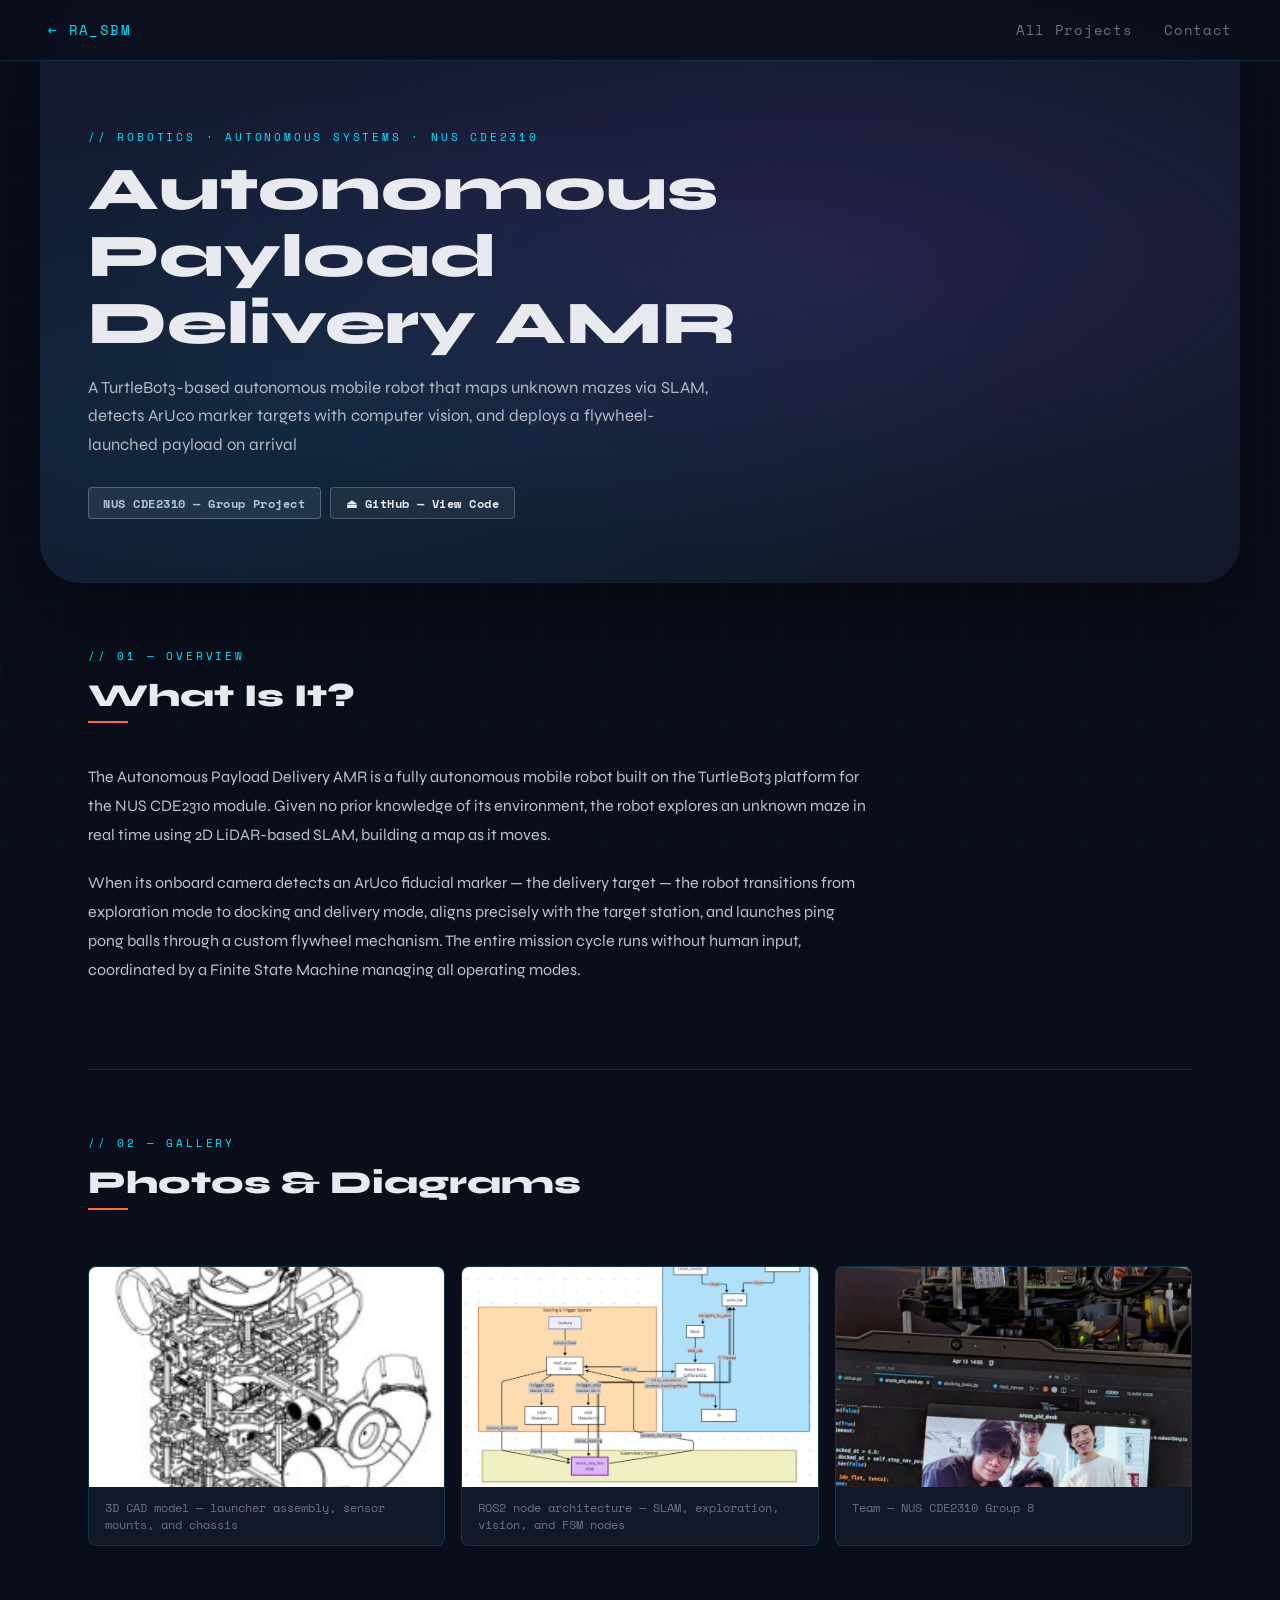
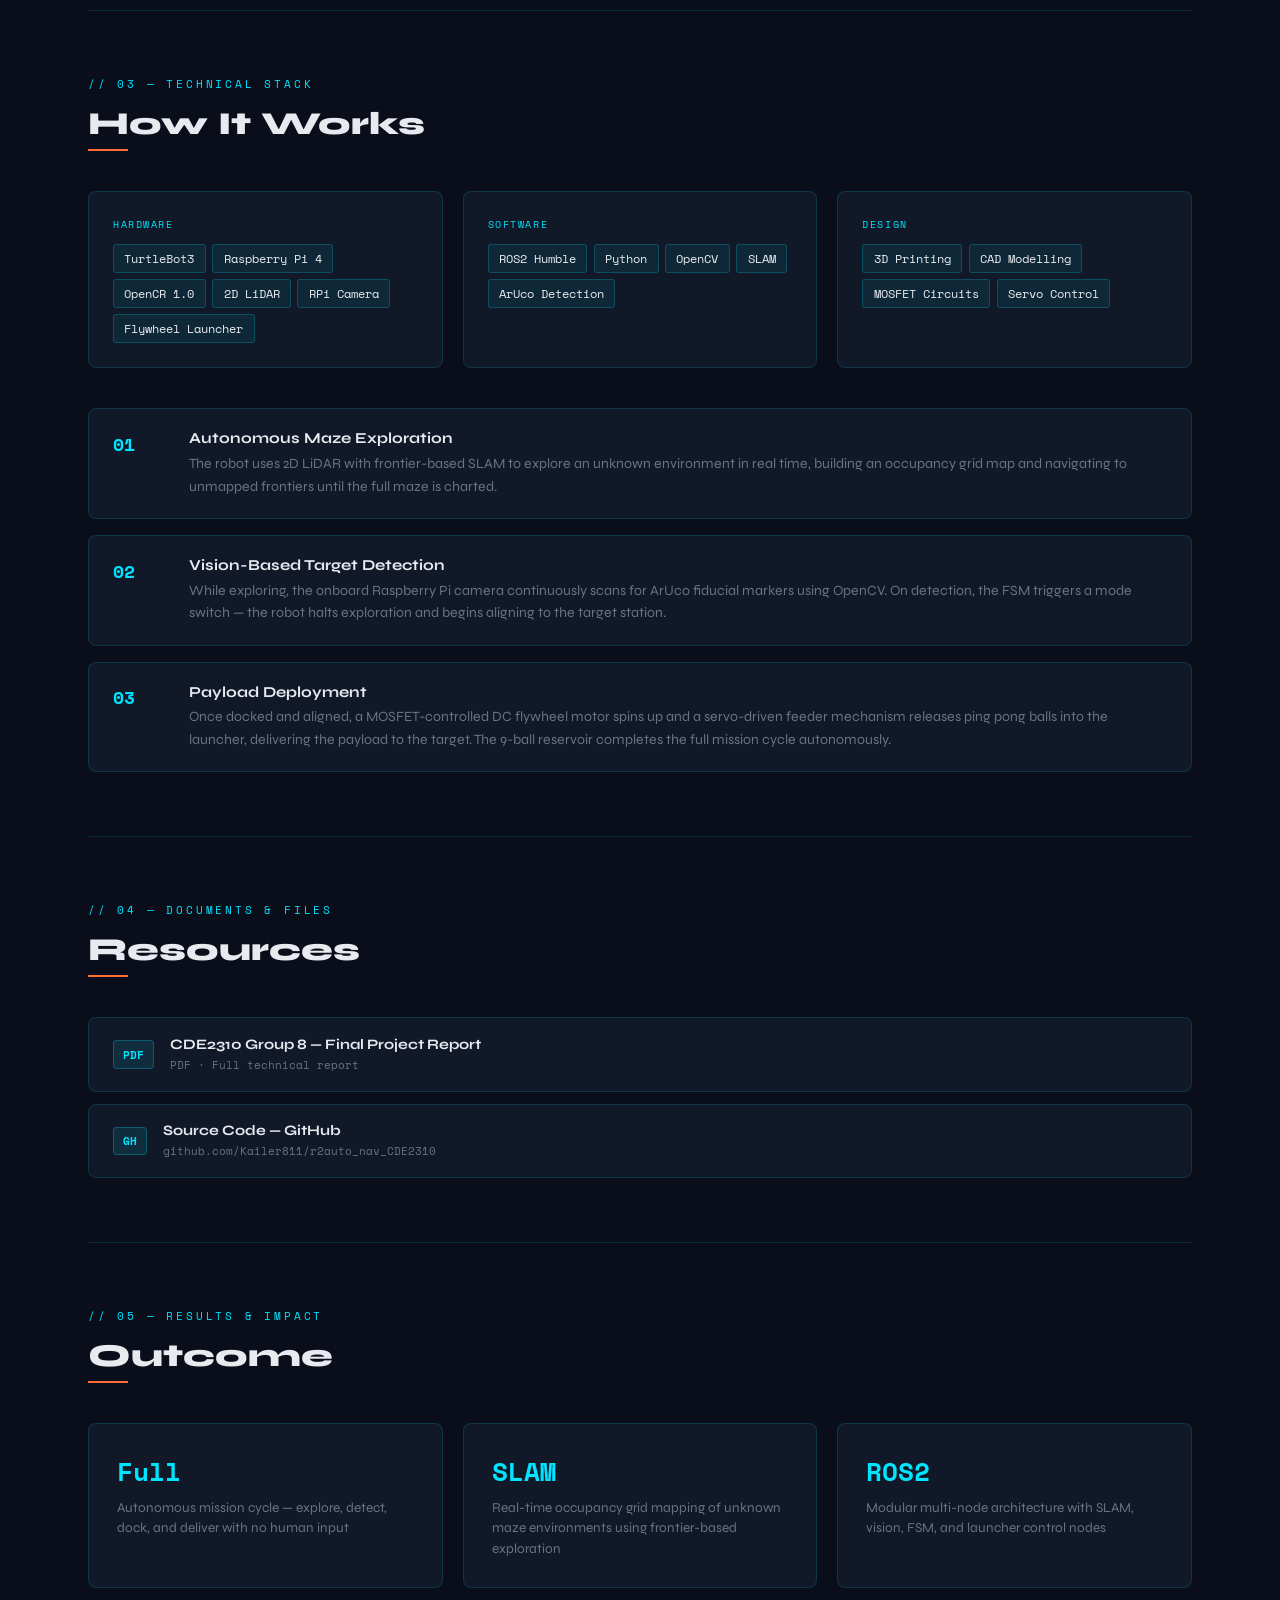
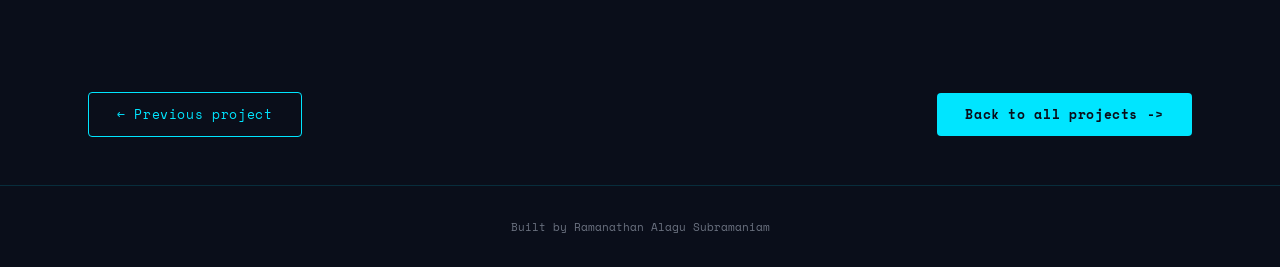
<file: project-amr.html>
<!DOCTYPE html>
<html lang="en">
<head>
  <meta charset="UTF-8">
  <meta name="viewport" content="width=device-width, initial-scale=1.0">
  <title>Autonomous Payload Delivery AMR — Ramanathan A.S.</title>
  <link href="https://fonts.googleapis.com/css2?family=Space+Mono:wght@400;700&family=Syne:wght@400;700;800&display=swap" rel="stylesheet">
  <link rel="stylesheet" href="style.css">
  <link rel="stylesheet" href="project-page.css">
  <style>
    .proj-hero--purple::before {
      background:
        radial-gradient(ellipse at 65% 45%, rgba(139, 92, 246, 0.15) 0%, transparent 65%),
        radial-gradient(ellipse at 20% 70%, rgba(0, 229, 255, 0.08) 0%, transparent 55%),
        linear-gradient(135deg, rgba(139, 92, 246, 0.05), transparent);
    }
  </style>
</head>
<body>
  <nav>
    <a href="index.html" class="nav-logo nav-back">← RA_SBM</a>
    <ul class="nav-links">
      <li><a href="index.html#projects">All Projects</a></li>
      <li><a href="index.html#contact">Contact</a></li>
    </ul>
  </nav>

  <!-- PROJECT HERO -->
  <div class="proj-hero proj-hero--purple">
    <div class="proj-hero-content">
      <p class="section-label">// Robotics · Autonomous Systems · NUS CDE2310</p>
      <h1 class="proj-title">Autonomous Payload Delivery AMR</h1>
      <p class="proj-subtitle">A TurtleBot3-based autonomous mobile robot that maps unknown mazes via SLAM, detects ArUco marker targets with computer vision, and deploys a flywheel-launched payload on arrival</p>
      <div class="proj-badges">
        <span class="badge badge-silver">NUS CDE2310 — Group Project</span>
        <a href="https://github.com/Kailer811/r2auto_nav_CDE2310" target="_blank" rel="noreferrer" class="badge badge-github">&#9167; GitHub — View Code</a>
      </div>
    </div>
  </div>

  <main class="proj-main">

    <!-- OVERVIEW -->
    <section class="proj-section reveal">
      <p class="section-label">// 01 — Overview</p>
      <h2 class="section-title">What Is It?</h2>
      <p class="proj-body">
        The Autonomous Payload Delivery AMR is a fully autonomous mobile robot built on the TurtleBot3 platform for the NUS CDE2310 module. Given no prior knowledge of its environment, the robot explores an unknown maze in real time using 2D LiDAR-based SLAM, building a map as it moves.
      </p>
      <p class="proj-body">
        When its onboard camera detects an ArUco fiducial marker — the delivery target — the robot transitions from exploration mode to docking and delivery mode, aligns precisely with the target station, and launches ping pong balls through a custom flywheel mechanism. The entire mission cycle runs without human input, coordinated by a Finite State Machine managing all operating modes.
      </p>
    </section>

    <div class="proj-divider"></div>

    <!-- GALLERY -->
    <section class="proj-section reveal">
      <p class="section-label">// 02 — Gallery</p>
      <h2 class="section-title">Photos & Diagrams</h2>
      <div class="gallery-grid">
        <div class="gallery-item">
          <img src="Robot%20CAD%20Model%20(AMR).jpg" alt="Autonomous Payload Delivery AMR CAD model">
          <p class="gallery-caption">3D CAD model — launcher assembly, sensor mounts, and chassis</p>
        </div>
        <div class="gallery-item">
          <img src="ROS%20Node%20Architecture%20(AMR).jpg" alt="ROS2 node architecture diagram">
          <p class="gallery-caption">ROS2 node architecture — SLAM, exploration, vision, and FSM nodes</p>
        </div>
        <div class="gallery-item">
          <img src="Team%20Photo%20(AMR).jpg" alt="Team photo — NUS CDE2310 Group 8">
          <p class="gallery-caption">Team — NUS CDE2310 Group 8</p>
        </div>
      </div>
    </section>

    <div class="proj-divider"></div>

    <!-- TECH STACK -->
    <section class="proj-section reveal">
      <p class="section-label">// 03 — Technical Stack</p>
      <h2 class="section-title">How It Works</h2>
      <div class="tech-grid">
        <div class="tech-block">
          <p class="tech-category">HARDWARE</p>
          <div class="skill-items">
            <span class="tag">TurtleBot3</span>
            <span class="tag">Raspberry Pi 4</span>
            <span class="tag">OpenCR 1.0</span>
            <span class="tag">2D LiDAR</span>
            <span class="tag">RPi Camera</span>
            <span class="tag">Flywheel Launcher</span>
          </div>
        </div>
        <div class="tech-block">
          <p class="tech-category">SOFTWARE</p>
          <div class="skill-items">
            <span class="tag">ROS2 Humble</span>
            <span class="tag">Python</span>
            <span class="tag">OpenCV</span>
            <span class="tag">SLAM</span>
            <span class="tag">ArUco Detection</span>
          </div>
        </div>
        <div class="tech-block">
          <p class="tech-category">DESIGN</p>
          <div class="skill-items">
            <span class="tag">3D Printing</span>
            <span class="tag">CAD Modelling</span>
            <span class="tag">MOSFET Circuits</span>
            <span class="tag">Servo Control</span>
          </div>
        </div>
      </div>

      <div class="process-steps">
        <div class="process-step">
          <div class="step-num">01</div>
          <div>
            <h4>Autonomous Maze Exploration</h4>
            <p>The robot uses 2D LiDAR with frontier-based SLAM to explore an unknown environment in real time, building an occupancy grid map and navigating to unmapped frontiers until the full maze is charted.</p>
          </div>
        </div>
        <div class="process-step">
          <div class="step-num">02</div>
          <div>
            <h4>Vision-Based Target Detection</h4>
            <p>While exploring, the onboard Raspberry Pi camera continuously scans for ArUco fiducial markers using OpenCV. On detection, the FSM triggers a mode switch — the robot halts exploration and begins aligning to the target station.</p>
          </div>
        </div>
        <div class="process-step">
          <div class="step-num">03</div>
          <div>
            <h4>Payload Deployment</h4>
            <p>Once docked and aligned, a MOSFET-controlled DC flywheel motor spins up and a servo-driven feeder mechanism releases ping pong balls into the launcher, delivering the payload to the target. The 9-ball reservoir completes the full mission cycle autonomously.</p>
          </div>
        </div>
      </div>
    </section>

    <div class="proj-divider"></div>

    <!-- DOCUMENTS -->
    <section class="proj-section reveal">
      <p class="section-label">// 04 — Documents & Files</p>
      <h2 class="section-title">Resources</h2>
      <div class="docs-list">
        <a href="G2%20Report%20Group%208(AMR).pdf" class="doc-item" target="_blank">
          <div class="doc-icon">PDF</div>
          <div>
            <p class="doc-name">CDE2310 Group 8 — Final Project Report</p>
            <p class="doc-meta">PDF · Full technical report</p>
          </div>
        </a>
        <a href="https://github.com/Kailer811/r2auto_nav_CDE2310" class="doc-item" target="_blank" rel="noreferrer">
          <div class="doc-icon">GH</div>
          <div>
            <p class="doc-name">Source Code — GitHub</p>
            <p class="doc-meta">github.com/Kailer811/r2auto_nav_CDE2310</p>
          </div>
        </a>
      </div>
    </section>

    <div class="proj-divider"></div>

    <!-- RESULTS -->
    <section class="proj-section reveal">
      <p class="section-label">// 05 — Results & Impact</p>
      <h2 class="section-title">Outcome</h2>
      <div class="results-grid">
        <div class="result-card">
          <p class="result-num">Full</p>
          <p class="result-label">Autonomous mission cycle — explore, detect, dock, and deliver with no human input</p>
        </div>
        <div class="result-card">
          <p class="result-num">SLAM</p>
          <p class="result-label">Real-time occupancy grid mapping of unknown maze environments using frontier-based exploration</p>
        </div>
        <div class="result-card">
          <p class="result-num">ROS2</p>
          <p class="result-label">Modular multi-node architecture with SLAM, vision, FSM, and launcher control nodes</p>
        </div>
      </div>
    </section>

  </main>

  <div class="proj-footer-nav">
    <a href="project-ocean-buoy.html" class="btn btn-outline">← Previous project</a>
    <a href="index.html#projects" class="btn btn-primary">Back to all projects -></a>
  </div>

  <footer>
    Built by Ramanathan Alagu Subramaniam
  </footer>

  <script>
    document.body.classList.add('has-reveal');
    const revealItems = document.querySelectorAll('.reveal');
    const revealOnScroll = () => {
      revealItems.forEach(item => {
        if (item.getBoundingClientRect().top < window.innerHeight - 80) {
          item.classList.add('visible');
        }
      });
    };
    revealOnScroll();
    window.addEventListener('scroll', revealOnScroll);
  </script>
</body>
</html>
</file>
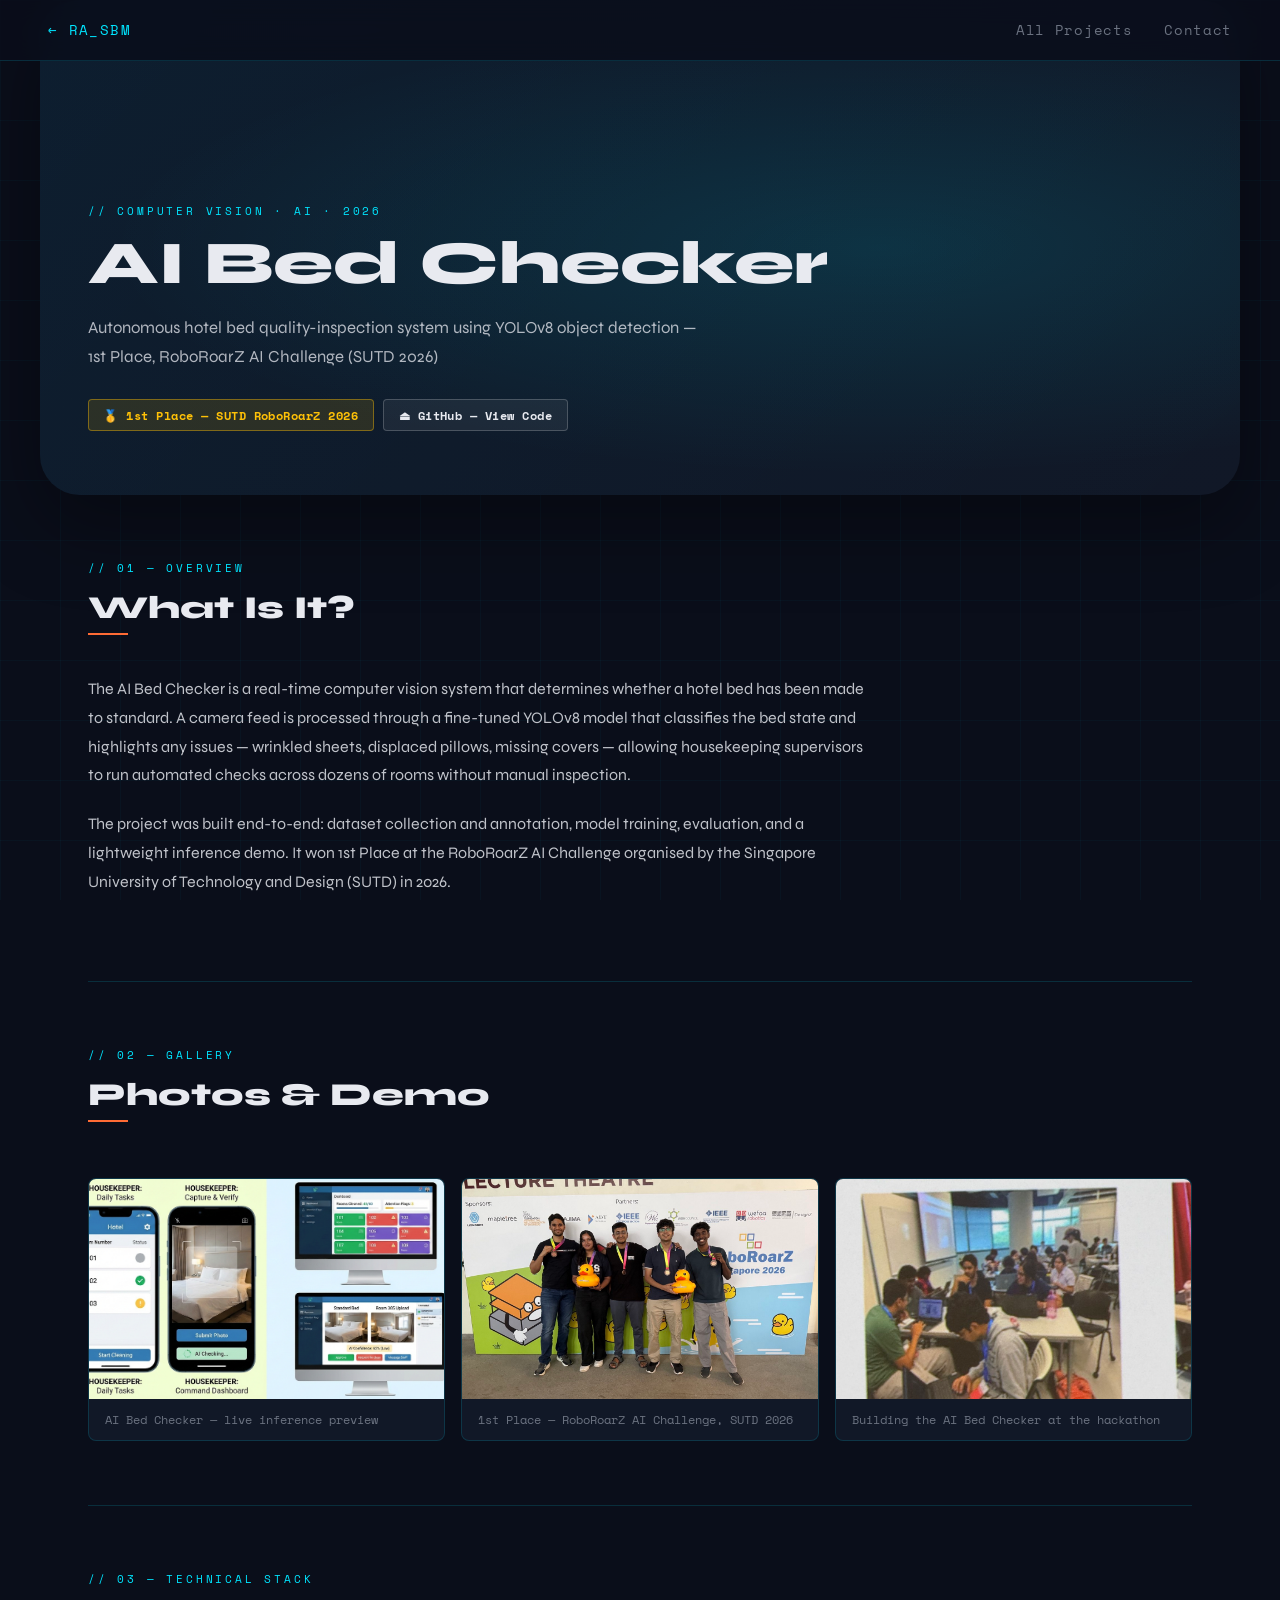
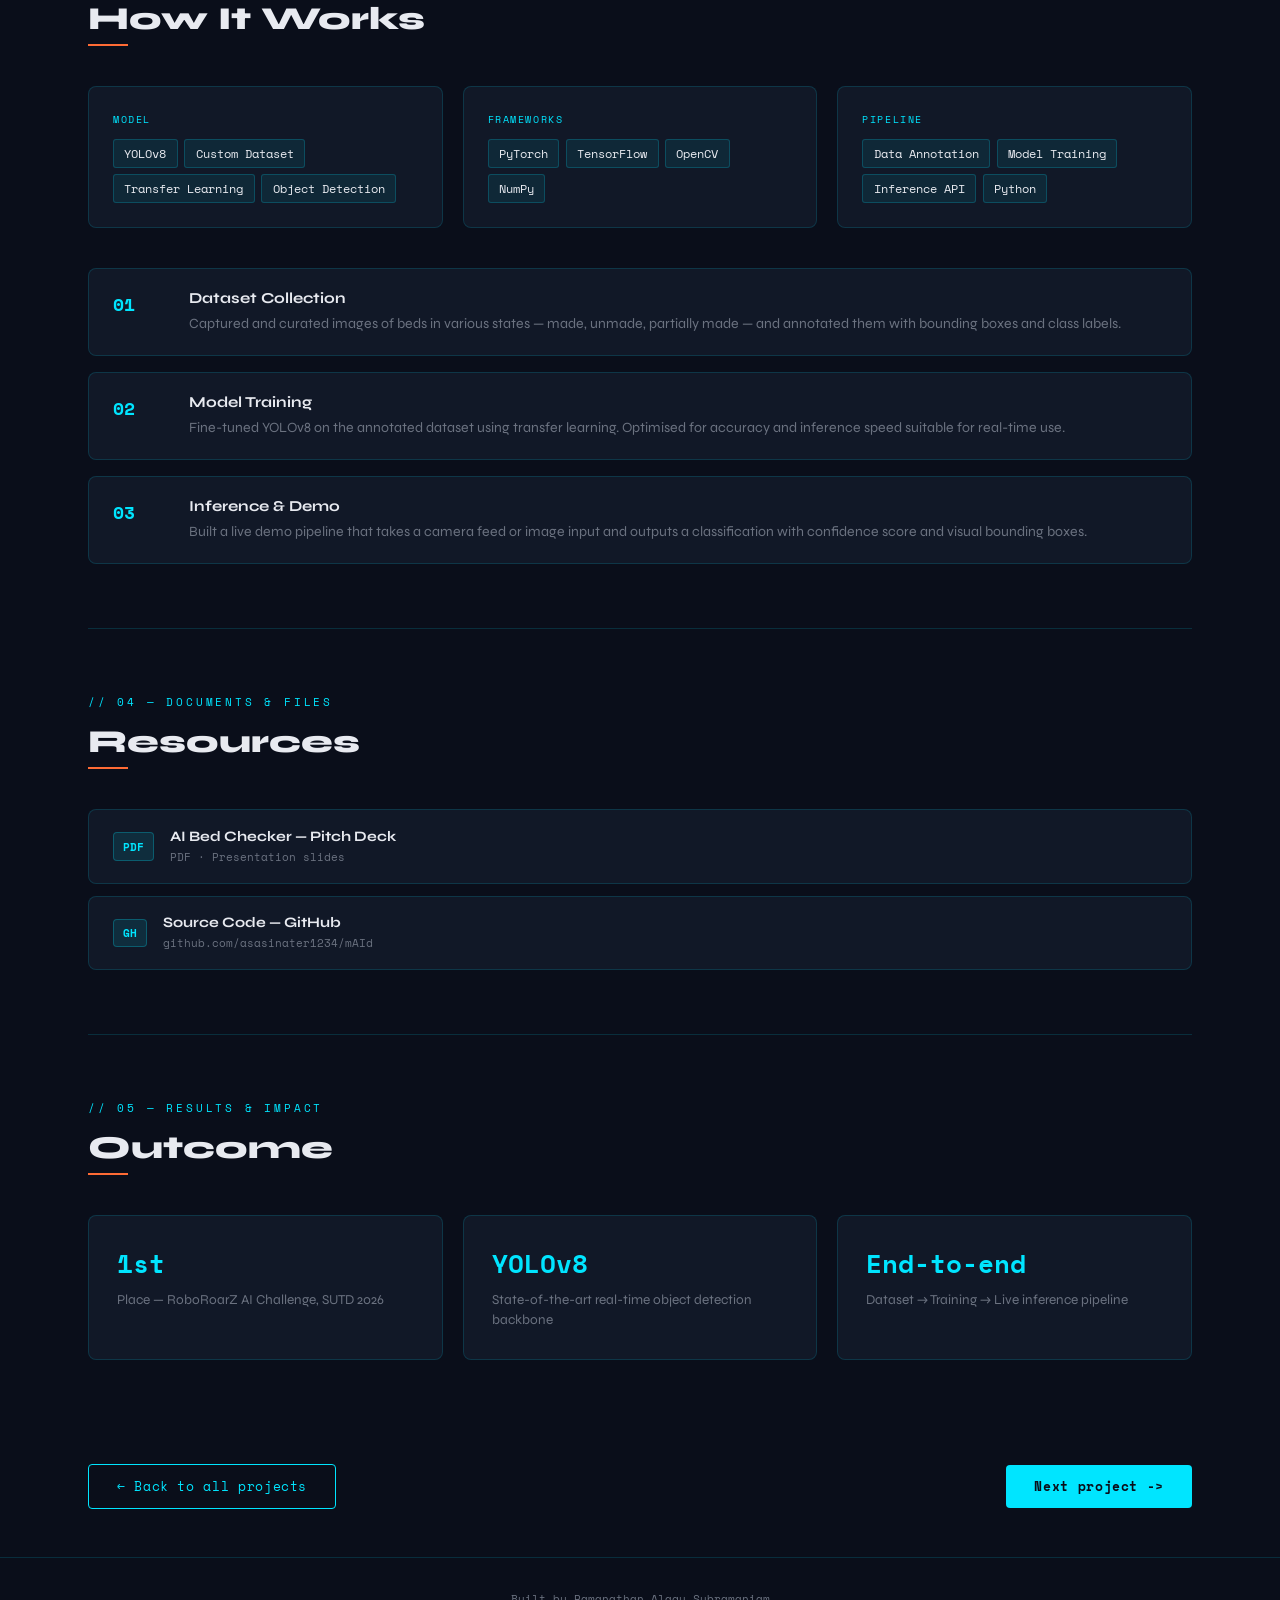
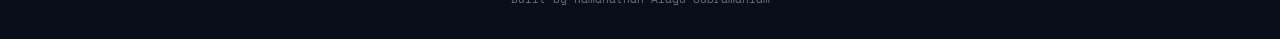
<file: project-bed-checker.html>
<!DOCTYPE html>
<html lang="en">
<head>
  <meta charset="UTF-8">
  <meta name="viewport" content="width=device-width, initial-scale=1.0">
  <title>AI Bed Checker — Ramanathan A.S.</title>
  <link href="https://fonts.googleapis.com/css2?family=Space+Mono:wght@400;700&family=Syne:wght@400;700;800&display=swap" rel="stylesheet">
  <link rel="stylesheet" href="style.css">
  <link rel="stylesheet" href="project-page.css">
</head>
<body>
  <nav>
    <a href="index.html" class="nav-logo nav-back">← RA_SBM</a>
    <ul class="nav-links">
      <li><a href="index.html#projects">All Projects</a></li>
      <li><a href="index.html#contact">Contact</a></li>
    </ul>
  </nav>

  <!-- PROJECT HERO -->
  <div class="proj-hero">
    <div class="proj-hero-content">
      <p class="section-label">// Computer Vision · AI · 2026</p>
      <h1 class="proj-title">AI Bed Checker</h1>
      <p class="proj-subtitle">Autonomous hotel bed quality-inspection system using YOLOv8 object detection — 1st Place, RoboRoarZ AI Challenge (SUTD 2026)</p>
      <div class="proj-badges">
        <span class="badge badge-gold">🥇 1st Place — SUTD RoboRoarZ 2026</span>
        <a href="https://github.com/asasinater1234/mAId" target="_blank" rel="noreferrer" class="badge badge-github">&#9167; GitHub — View Code</a>
      </div>
    </div>
  </div>

  <main class="proj-main">

    <!-- OVERVIEW -->
    <section class="proj-section reveal">
      <p class="section-label">// 01 — Overview</p>
      <h2 class="section-title">What Is It?</h2>
      <p class="proj-body">
        The AI Bed Checker is a real-time computer vision system that determines whether a hotel bed has been made to standard. A camera feed is processed through a fine-tuned YOLOv8 model that classifies the bed state and highlights any issues — wrinkled sheets, displaced pillows, missing covers — allowing housekeeping supervisors to run automated checks across dozens of rooms without manual inspection.
      </p>
      <p class="proj-body">
        The project was built end-to-end: dataset collection and annotation, model training, evaluation, and a lightweight inference demo. It won 1st Place at the RoboRoarZ AI Challenge organised by the Singapore University of Technology and Design (SUTD) in 2026.
      </p>
    </section>

    <div class="proj-divider"></div>

    <!-- GALLERY -->
    <section class="proj-section reveal">
      <p class="section-label">// 02 — Gallery</p>
      <h2 class="section-title">Photos & Demo</h2>
      <div class="gallery-grid" id="gallery-bed">
        <div class="gallery-item">
          <img src="Bed-Check-Preview.png" alt="AI Bed Checker system preview">
          <p class="gallery-caption">AI Bed Checker — live inference preview</p>
        </div>
        <div class="gallery-item">
          <img src="Winning-Image(Bed).jpg" alt="1st place win at RoboRoarZ AI Challenge">
          <p class="gallery-caption">1st Place — RoboRoarZ AI Challenge, SUTD 2026</p>
        </div>
        <div class="gallery-item">
          <img src="working%20in%20Hackathon(bed).jpg" alt="Working on AI Bed Checker at the hackathon">
          <p class="gallery-caption">Building the AI Bed Checker at the hackathon</p>
        </div>
      </div>
    </section>

    <div class="proj-divider"></div>

    <!-- TECH STACK -->
    <section class="proj-section reveal">
      <p class="section-label">// 03 — Technical Stack</p>
      <h2 class="section-title">How It Works</h2>
      <div class="tech-grid">
        <div class="tech-block">
          <p class="tech-category">MODEL</p>
          <div class="skill-items">
            <span class="tag">YOLOv8</span>
            <span class="tag">Custom Dataset</span>
            <span class="tag">Transfer Learning</span>
            <span class="tag">Object Detection</span>
          </div>
        </div>
        <div class="tech-block">
          <p class="tech-category">FRAMEWORKS</p>
          <div class="skill-items">
            <span class="tag">PyTorch</span>
            <span class="tag">TensorFlow</span>
            <span class="tag">OpenCV</span>
            <span class="tag">NumPy</span>
          </div>
        </div>
        <div class="tech-block">
          <p class="tech-category">PIPELINE</p>
          <div class="skill-items">
            <span class="tag">Data Annotation</span>
            <span class="tag">Model Training</span>
            <span class="tag">Inference API</span>
            <span class="tag">Python</span>
          </div>
        </div>
      </div>

      <div class="process-steps">
        <div class="process-step">
          <div class="step-num">01</div>
          <div>
            <h4>Dataset Collection</h4>
            <p>Captured and curated images of beds in various states — made, unmade, partially made — and annotated them with bounding boxes and class labels.</p>
          </div>
        </div>
        <div class="process-step">
          <div class="step-num">02</div>
          <div>
            <h4>Model Training</h4>
            <p>Fine-tuned YOLOv8 on the annotated dataset using transfer learning. Optimised for accuracy and inference speed suitable for real-time use.</p>
          </div>
        </div>
        <div class="process-step">
          <div class="step-num">03</div>
          <div>
            <h4>Inference & Demo</h4>
            <p>Built a live demo pipeline that takes a camera feed or image input and outputs a classification with confidence score and visual bounding boxes.</p>
          </div>
        </div>
      </div>
    </section>

    <div class="proj-divider"></div>

    <!-- DOCUMENTS -->
    <section class="proj-section reveal">
      <p class="section-label">// 04 — Documents & Files</p>
      <h2 class="section-title">Resources</h2>
      <div class="docs-list" id="docs-bed">
        <a href="Bed-Checker-Pitch-Deck.pdf" class="doc-item" target="_blank">
          <div class="doc-icon">PDF</div>
          <div>
            <p class="doc-name">AI Bed Checker — Pitch Deck</p>
            <p class="doc-meta">PDF · Presentation slides</p>
          </div>
        </a>
        <a href="https://github.com/asasinater1234/mAId" class="doc-item" target="_blank" rel="noreferrer">
          <div class="doc-icon">GH</div>
          <div>
            <p class="doc-name">Source Code — GitHub</p>
            <p class="doc-meta">github.com/asasinater1234/mAId</p>
          </div>
        </a>
      </div>
    </section>

    <div class="proj-divider"></div>

    <!-- RESULTS -->
    <section class="proj-section reveal">
      <p class="section-label">// 05 — Results & Impact</p>
      <h2 class="section-title">Outcome</h2>
      <div class="results-grid">
        <div class="result-card">
          <p class="result-num">1st</p>
          <p class="result-label">Place — RoboRoarZ AI Challenge, SUTD 2026</p>
        </div>
        <div class="result-card">
          <p class="result-num">YOLOv8</p>
          <p class="result-label">State-of-the-art real-time object detection backbone</p>
        </div>
        <div class="result-card">
          <p class="result-num">End-to-end</p>
          <p class="result-label">Dataset → Training → Live inference pipeline</p>
        </div>
      </div>
    </section>

  </main>

  <div class="proj-footer-nav">
    <a href="index.html#projects" class="btn btn-outline">← Back to all projects</a>
    <a href="project-ocean-buoy.html" class="btn btn-primary">Next project -></a>
  </div>

  <footer>
    Built by Ramanathan Alagu Subramaniam
  </footer>

  <script>
    document.body.classList.add('has-reveal');
    const revealItems = document.querySelectorAll('.reveal');
    const revealOnScroll = () => {
      revealItems.forEach(item => {
        if (item.getBoundingClientRect().top < window.innerHeight - 80) {
          item.classList.add('visible');
        }
      });
    };
    revealOnScroll();
    window.addEventListener('scroll', revealOnScroll);
  </script>
</body>
</html>
</file>
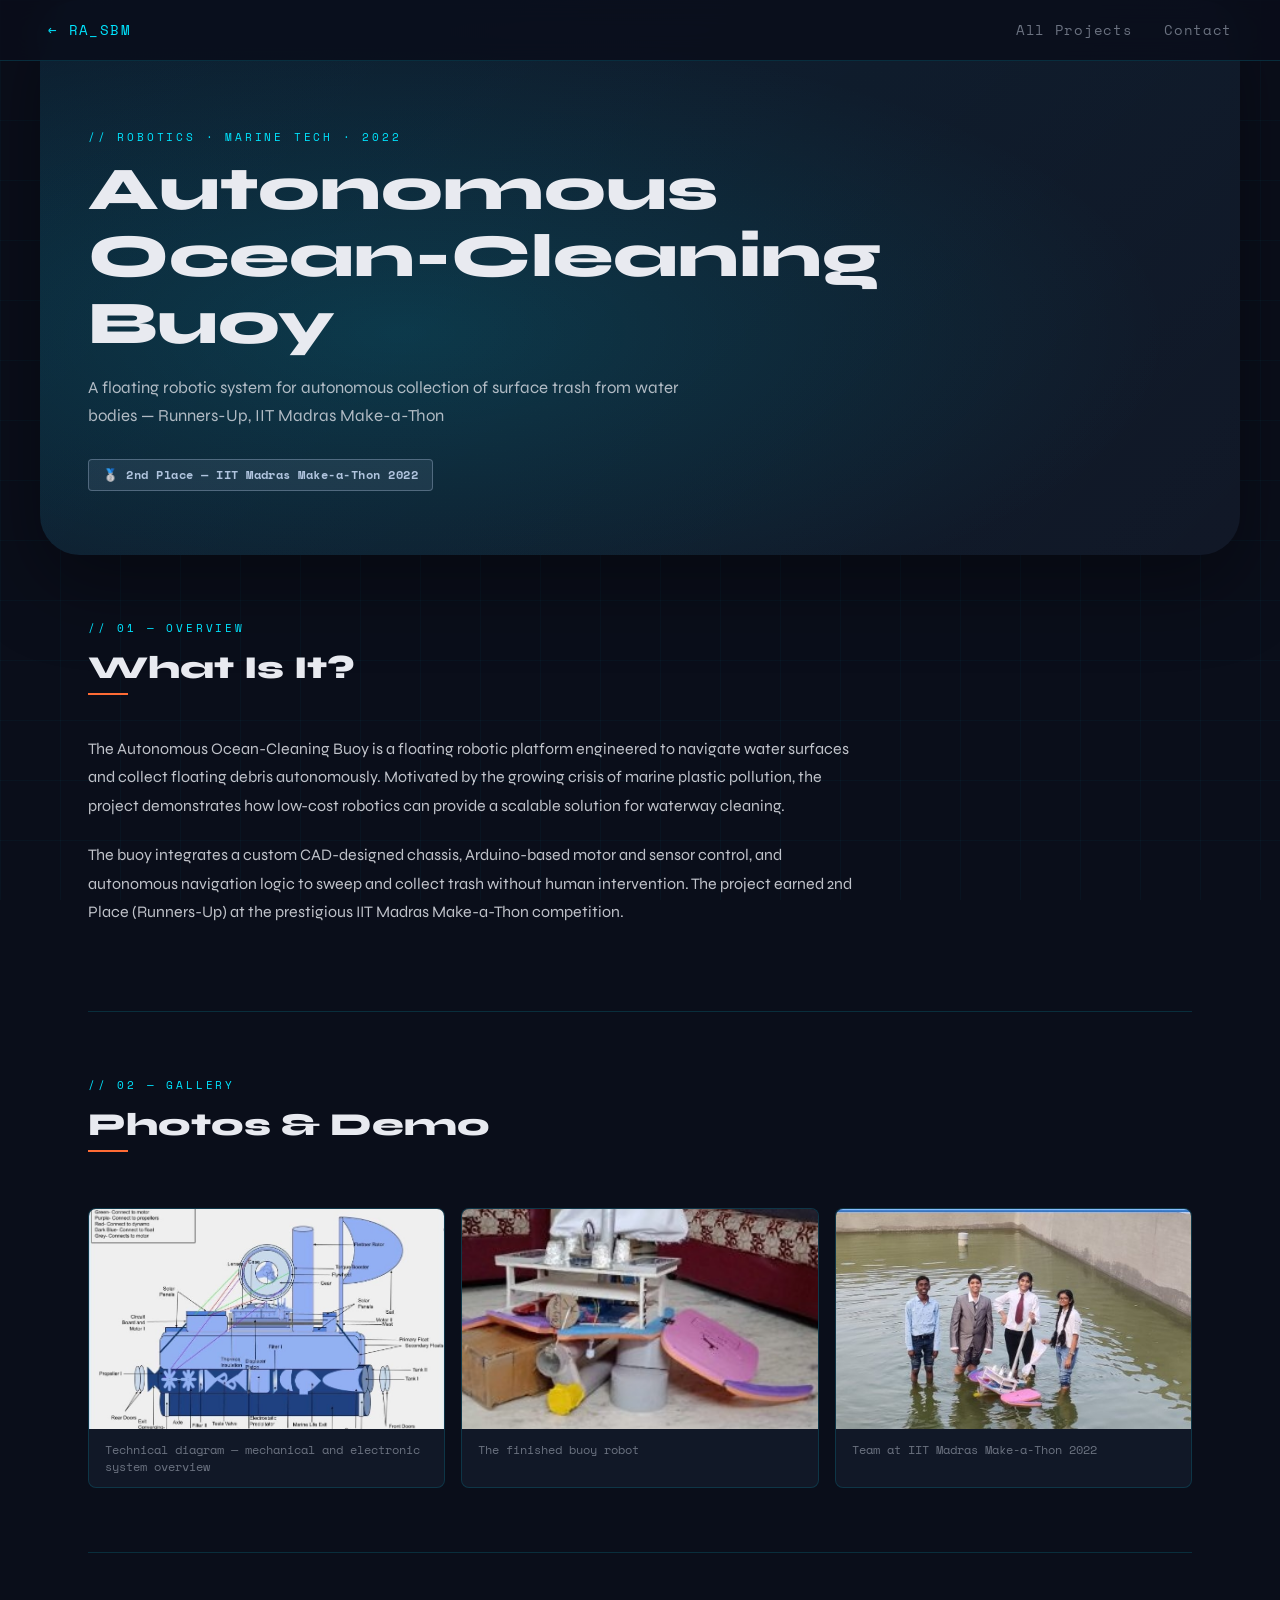
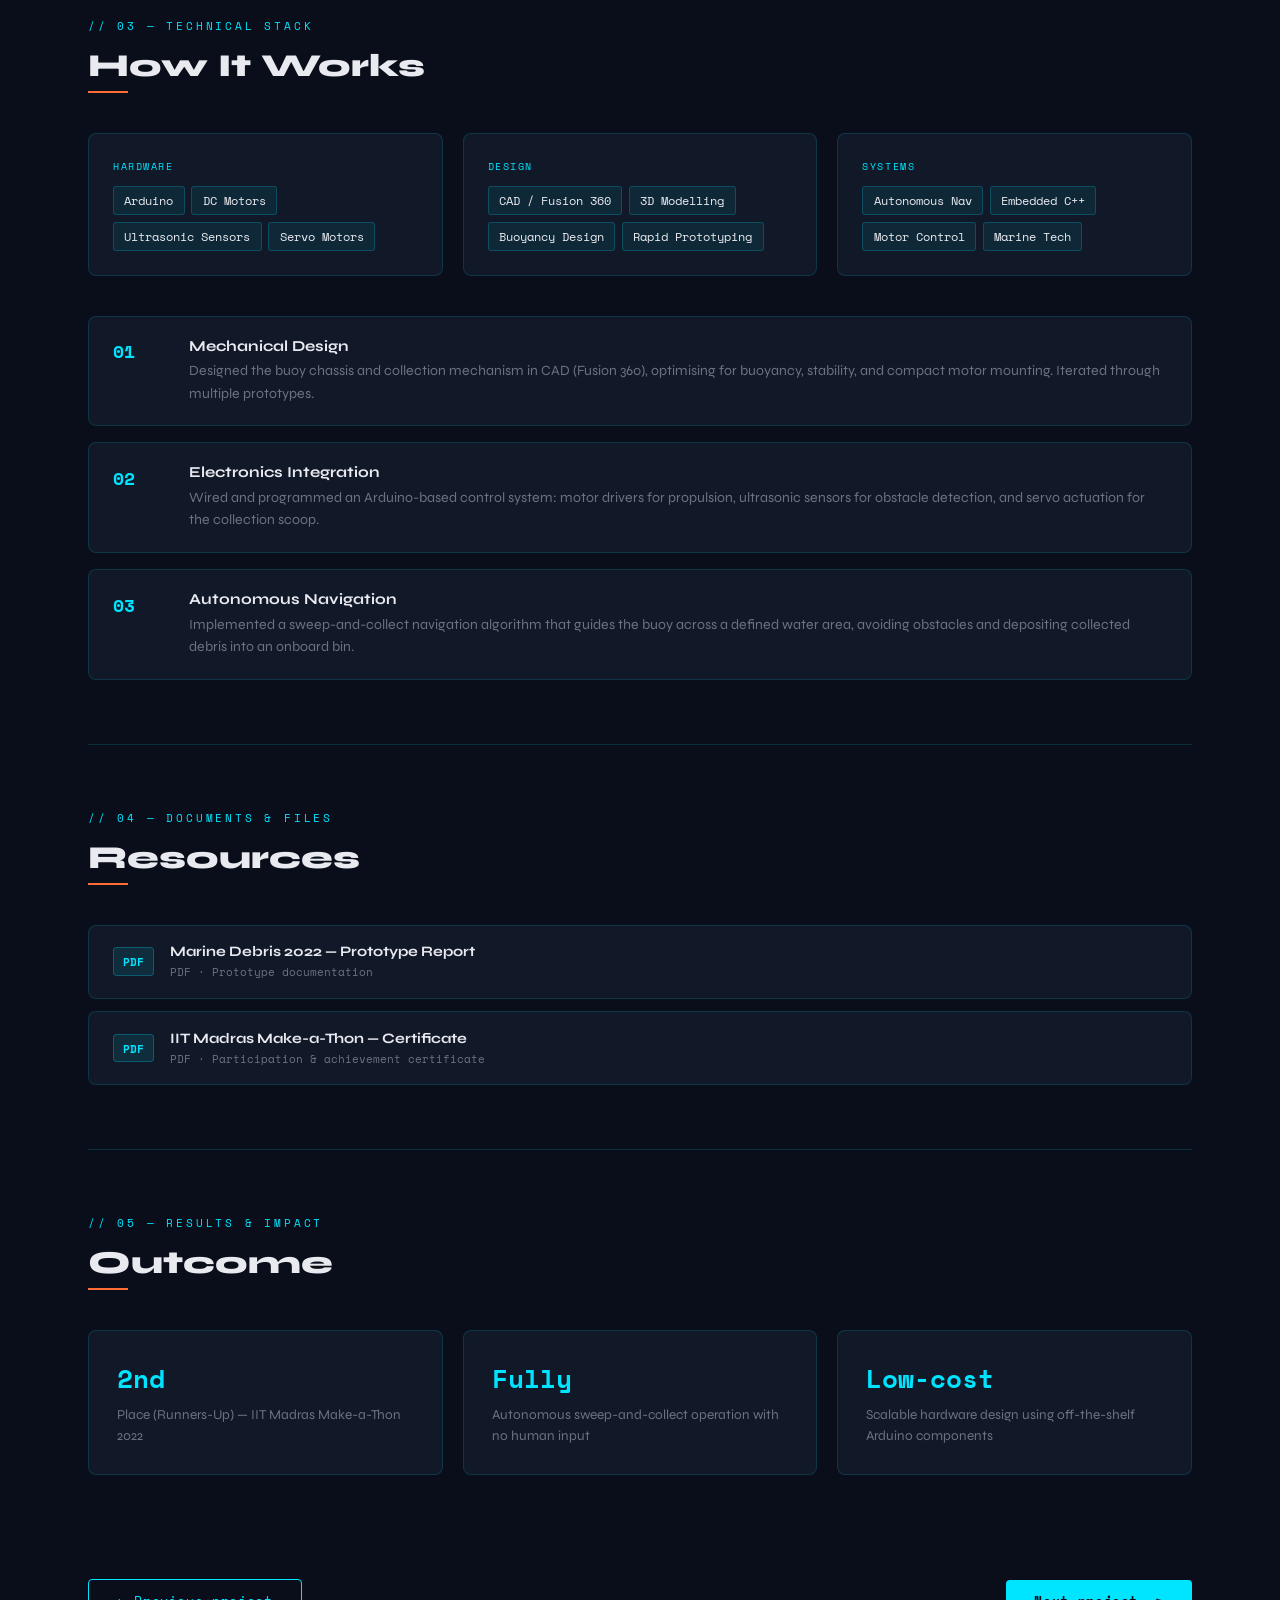
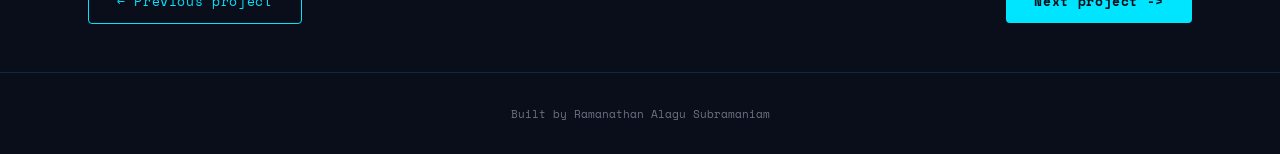
<file: project-ocean-buoy.html>
<!DOCTYPE html>
<html lang="en">
<head>
  <meta charset="UTF-8">
  <meta name="viewport" content="width=device-width, initial-scale=1.0">
  <title>Autonomous Ocean-Cleaning Buoy — Ramanathan A.S.</title>
  <link href="https://fonts.googleapis.com/css2?family=Space+Mono:wght@400;700&family=Syne:wght@400;700;800&display=swap" rel="stylesheet">
  <link rel="stylesheet" href="style.css">
  <link rel="stylesheet" href="project-page.css">
</head>
<body>
  <nav>
    <a href="index.html" class="nav-logo nav-back">← RA_SBM</a>
    <ul class="nav-links">
      <li><a href="index.html#projects">All Projects</a></li>
      <li><a href="index.html#contact">Contact</a></li>
    </ul>
  </nav>

  <!-- PROJECT HERO -->
  <div class="proj-hero proj-hero--teal">
    <div class="proj-hero-content">
      <p class="section-label">// Robotics · Marine Tech · 2022</p>
      <h1 class="proj-title">Autonomous Ocean-Cleaning Buoy</h1>
      <p class="proj-subtitle">A floating robotic system for autonomous collection of surface trash from water bodies — Runners-Up, IIT Madras Make-a-Thon</p>
      <div class="proj-badges">
        <span class="badge badge-silver">🥈 2nd Place — IIT Madras Make-a-Thon 2022</span>
      </div>
    </div>
  </div>

  <main class="proj-main">

    <!-- OVERVIEW -->
    <section class="proj-section reveal">
      <p class="section-label">// 01 — Overview</p>
      <h2 class="section-title">What Is It?</h2>
      <p class="proj-body">
        The Autonomous Ocean-Cleaning Buoy is a floating robotic platform engineered to navigate water surfaces and collect floating debris autonomously. Motivated by the growing crisis of marine plastic pollution, the project demonstrates how low-cost robotics can provide a scalable solution for waterway cleaning.
      </p>
      <p class="proj-body">
        The buoy integrates a custom CAD-designed chassis, Arduino-based motor and sensor control, and autonomous navigation logic to sweep and collect trash without human intervention. The project earned 2nd Place (Runners-Up) at the prestigious IIT Madras Make-a-Thon competition.
      </p>
    </section>

    <div class="proj-divider"></div>

    <!-- GALLERY -->
    <section class="proj-section reveal">
      <p class="section-label">// 02 — Gallery</p>
      <h2 class="section-title">Photos & Demo</h2>
      <div class="gallery-grid" id="gallery-buoy">
        <div class="gallery-item">
          <img src="Buoy-Technical-Diagram.jpg" alt="Autonomous Ocean-Cleaning Buoy technical diagram">
          <p class="gallery-caption">Technical diagram — mechanical and electronic system overview</p>
        </div>
        <div class="gallery-item">
          <img src="Robot(buoy).jpg" alt="Autonomous Ocean-Cleaning Buoy robot">
          <p class="gallery-caption">The finished buoy robot</p>
        </div>
        <div class="gallery-item">
          <img src="Team(buoy)%20(1).jpg" alt="Team at IIT Madras Make-a-Thon">
          <p class="gallery-caption">Team at IIT Madras Make-a-Thon 2022</p>
        </div>
      </div>
    </section>

    <div class="proj-divider"></div>

    <!-- TECH STACK -->
    <section class="proj-section reveal">
      <p class="section-label">// 03 — Technical Stack</p>
      <h2 class="section-title">How It Works</h2>
      <div class="tech-grid">
        <div class="tech-block">
          <p class="tech-category">HARDWARE</p>
          <div class="skill-items">
            <span class="tag">Arduino</span>
            <span class="tag">DC Motors</span>
            <span class="tag">Ultrasonic Sensors</span>
            <span class="tag">Servo Motors</span>
          </div>
        </div>
        <div class="tech-block">
          <p class="tech-category">DESIGN</p>
          <div class="skill-items">
            <span class="tag">CAD / Fusion 360</span>
            <span class="tag">3D Modelling</span>
            <span class="tag">Buoyancy Design</span>
            <span class="tag">Rapid Prototyping</span>
          </div>
        </div>
        <div class="tech-block">
          <p class="tech-category">SYSTEMS</p>
          <div class="skill-items">
            <span class="tag">Autonomous Nav</span>
            <span class="tag">Embedded C++</span>
            <span class="tag">Motor Control</span>
            <span class="tag">Marine Tech</span>
          </div>
        </div>
      </div>

      <div class="process-steps">
        <div class="process-step">
          <div class="step-num">01</div>
          <div>
            <h4>Mechanical Design</h4>
            <p>Designed the buoy chassis and collection mechanism in CAD (Fusion 360), optimising for buoyancy, stability, and compact motor mounting. Iterated through multiple prototypes.</p>
          </div>
        </div>
        <div class="process-step">
          <div class="step-num">02</div>
          <div>
            <h4>Electronics Integration</h4>
            <p>Wired and programmed an Arduino-based control system: motor drivers for propulsion, ultrasonic sensors for obstacle detection, and servo actuation for the collection scoop.</p>
          </div>
        </div>
        <div class="process-step">
          <div class="step-num">03</div>
          <div>
            <h4>Autonomous Navigation</h4>
            <p>Implemented a sweep-and-collect navigation algorithm that guides the buoy across a defined water area, avoiding obstacles and depositing collected debris into an onboard bin.</p>
          </div>
        </div>
      </div>
    </section>

    <div class="proj-divider"></div>

    <!-- DOCUMENTS -->
    <section class="proj-section reveal">
      <p class="section-label">// 04 — Documents & Files</p>
      <h2 class="section-title">Resources</h2>
      <div class="docs-list" id="docs-buoy">
        <a href="Marine Debris 2022- Prototype.pdf" class="doc-item" target="_blank">
          <div class="doc-icon">PDF</div>
          <div>
            <p class="doc-name">Marine Debris 2022 — Prototype Report</p>
            <p class="doc-meta">PDF · Prototype documentation</p>
          </div>
        </a>
        <a href="Junior%20Make-a-thon_Data%20Set%208.pdf" class="doc-item" target="_blank">
          <div class="doc-icon">PDF</div>
          <div>
            <p class="doc-name">IIT Madras Make-a-Thon — Certificate</p>
            <p class="doc-meta">PDF · Participation & achievement certificate</p>
          </div>
        </a>
      </div>
    </section>

    <div class="proj-divider"></div>

    <!-- RESULTS -->
    <section class="proj-section reveal">
      <p class="section-label">// 05 — Results & Impact</p>
      <h2 class="section-title">Outcome</h2>
      <div class="results-grid">
        <div class="result-card">
          <p class="result-num">2nd</p>
          <p class="result-label">Place (Runners-Up) — IIT Madras Make-a-Thon 2022</p>
        </div>
        <div class="result-card">
          <p class="result-num">Fully</p>
          <p class="result-label">Autonomous sweep-and-collect operation with no human input</p>
        </div>
        <div class="result-card">
          <p class="result-num">Low-cost</p>
          <p class="result-label">Scalable hardware design using off-the-shelf Arduino components</p>
        </div>
      </div>
    </section>

  </main>

  <div class="proj-footer-nav">
    <a href="project-bed-checker.html" class="btn btn-outline">← Previous project</a>
    <a href="project-amr.html" class="btn btn-primary">Next project -></a>
  </div>

  <footer>
    Built by Ramanathan Alagu Subramaniam
  </footer>

  <script>
    document.body.classList.add('has-reveal');
    const revealItems = document.querySelectorAll('.reveal');
    const revealOnScroll = () => {
      revealItems.forEach(item => {
        if (item.getBoundingClientRect().top < window.innerHeight - 80) {
          item.classList.add('visible');
        }
      });
    };
    revealOnScroll();
    window.addEventListener('scroll', revealOnScroll);
  </script>
</body>
</html>
</file>
<file: style.css>
:root {
  --bg: #0a0e1a;
  --surface: #111827;
  --accent: #00e5ff;
  --accent2: #ff6b35;
  --text: #e8eaf0;
  --muted: #6b7280;
  --border: rgba(0, 229, 255, 0.15);
}

* {
  margin: 0;
  padding: 0;
  box-sizing: border-box;
}

html {
  scroll-behavior: smooth;
}

body {
  background: var(--bg);
  color: var(--text);
  font-family: 'Syne', sans-serif;
  overflow-x: hidden;
}

/* Grid background */
body::before {
  content: '';
  position: fixed;
  inset: 0;
  background-image:
    linear-gradient(rgba(0, 229, 255, 0.03) 1px, transparent 1px),
    linear-gradient(90deg, rgba(0, 229, 255, 0.03) 1px, transparent 1px);
  background-size: 60px 60px;
  pointer-events: none;
  z-index: 0;
}

/* ── NAV ── */
nav {
  position: fixed;
  top: 0; left: 0; right: 0;
  z-index: 100;
  display: flex;
  justify-content: space-between;
  align-items: center;
  padding: 1.25rem 3rem;
  backdrop-filter: blur(12px);
  background: rgba(10, 14, 26, 0.85);
  border-bottom: 1px solid var(--border);
}

.nav-logo {
  font-family: 'Space Mono', monospace;
  font-size: 0.85rem;
  color: var(--accent);
  letter-spacing: 0.1em;
}

.nav-links {
  display: flex;
  gap: 2rem;
  list-style: none;
  flex-wrap: wrap;
  justify-content: flex-end;
}

.nav-links a {
  color: var(--muted);
  text-decoration: none;
  font-size: 0.85rem;
  letter-spacing: 0.05em;
  transition: color 0.2s;
  font-family: 'Space Mono', monospace;
}

.nav-links a:hover {
  color: var(--accent);
}

/* ── HERO ── */
.hero {
  position: relative;
  z-index: 1;
  min-height: 100vh;
  display: flex;
  align-items: center;
  padding: 6rem 3rem 3rem;
  max-width: 1200px;
  margin: 0 auto;
  overflow: hidden;
  border-radius: 40px;
  isolation: isolate;
  box-shadow: 0 30px 80px rgba(0, 0, 0, 0.35);
  background: linear-gradient(135deg, rgba(255, 255, 255, 0.02), rgba(255, 255, 255, 0));
}

.hero-content {
  position: relative;
  z-index: 2;
  max-width: 760px;
  padding: clamp(1.25rem, 3vw, 2.5rem);
  border-radius: 32px;
  background: linear-gradient(135deg, rgba(10, 14, 26, 0.26), rgba(10, 14, 26, 0.08));
  backdrop-filter: blur(5px);
}

.hero-photo-bg,
.hero-overlay {
  position: absolute;
  inset: 0;
}

.hero-photo-bg {
  width: 100%;
  height: 100%;
  object-fit: contain;
  object-position: 78% center;
  filter: none;
  transform: scale(1);
  border-radius: inherit;
}

.hero-overlay {
  z-index: 1;
  background:
    radial-gradient(circle at 78% 42%, rgba(255, 255, 255, 0.18) 0%, rgba(255, 255, 255, 0.06) 18%, rgba(255, 255, 255, 0) 38%),
    linear-gradient(90deg, rgba(10, 14, 26, 0.88) 0%, rgba(10, 14, 26, 0.56) 34%, rgba(10, 14, 26, 0.08) 68%, rgba(10, 14, 26, 0.16) 100%),
    linear-gradient(180deg, rgba(10, 14, 26, 0.04), rgba(10, 14, 26, 0.28));
  border-radius: inherit;
}

.hero-tag {
  font-family: 'Space Mono', monospace;
  font-size: 0.75rem;
  color: var(--accent);
  letter-spacing: 0.2em;
  text-transform: uppercase;
  margin-bottom: 1.5rem;
  text-shadow: 0 6px 18px rgba(0, 0, 0, 0.45);
  opacity: 0;
  animation: fadeUp 0.6s ease forwards 0.2s;
}

.hero h1 {
  font-size: clamp(2.5rem, 6vw, 5rem);
  font-weight: 800;
  line-height: 1.05;
  margin-bottom: 1.5rem;
  text-shadow: 0 14px 30px rgba(0, 0, 0, 0.4);
  opacity: 0;
  animation: fadeUp 0.6s ease forwards 0.4s;
}

.hero h1 span {
  color: rgba(255, 255, 255, 0.92);
}

.hero-desc {
  font-size: 1.1rem;
  color: rgba(232, 234, 240, 0.88);
  max-width: 560px;
  line-height: 1.7;
  margin-bottom: 2.5rem;
  text-shadow: 0 8px 22px rgba(0, 0, 0, 0.42);
  opacity: 0;
  animation: fadeUp 0.6s ease forwards 0.6s;
}

.hero-role {
  display: inline-flex;
  align-items: center;
  padding: 0.45rem 0.8rem;
  margin-bottom: 1rem;
  background: rgba(255, 107, 53, 0.12);
  border: 1px solid rgba(255, 107, 53, 0.3);
  border-radius: 999px;
  color: var(--accent2);
  font-family: 'Space Mono', monospace;
  font-size: 0.78rem;
  letter-spacing: 0.05em;
  text-transform: uppercase;
  opacity: 0;
  animation: fadeUp 0.6s ease forwards 0.5s;
}

.hero-cta {
  display: flex;
  gap: 1rem;
  flex-wrap: wrap;
  opacity: 0;
  animation: fadeUp 0.6s ease forwards 0.8s;
}

.hero-badge {
  position: absolute;
  right: 3rem;
  top: 50%;
  transform: translateY(-50%);
  width: 220px;
  height: 220px;
  border-radius: 50%;
  border: 1px solid var(--border);
  display: flex;
  align-items: center;
  justify-content: center;
  flex-direction: column;
  text-align: center;
  gap: 0.5rem;
  animation: rotate 20s linear infinite;
  opacity: 0.6;
}

.badge-inner {
  font-family: 'Space Mono', monospace;
  font-size: 0.65rem;
  color: var(--accent);
  line-height: 1.8;
  letter-spacing: 0.1em;
}

/* ── BUTTONS ── */
.btn {
  display: inline-flex;
  align-items: center;
  gap: 0.5rem;
  padding: 0.75rem 1.75rem;
  border-radius: 4px;
  font-family: 'Space Mono', monospace;
  font-size: 0.8rem;
  letter-spacing: 0.05em;
  text-decoration: none;
  transition: all 0.2s;
  cursor: pointer;
  border: none;
}

.btn-primary {
  background: var(--accent);
  color: var(--bg);
  font-weight: 700;
}

.btn-primary:hover {
  background: white;
  transform: translateY(-2px);
  box-shadow: 0 8px 30px rgba(0, 229, 255, 0.3);
}

.btn-outline {
  background: transparent;
  color: var(--accent);
  border: 1px solid var(--accent);
}

.btn-outline:hover {
  background: rgba(0, 229, 255, 0.08);
  transform: translateY(-2px);
}

/* ── SECTIONS ── */
section {
  position: relative;
  z-index: 1;
  padding: 5rem 3rem;
  max-width: 1200px;
  margin: 0 auto;
}

.section-label {
  font-family: 'Space Mono', monospace;
  font-size: 0.7rem;
  color: var(--accent);
  letter-spacing: 0.25em;
  text-transform: uppercase;
  margin-bottom: 0.75rem;
}

.section-title {
  font-size: 2rem;
  font-weight: 800;
  margin-bottom: 3rem;
  position: relative;
  display: inline-block;
}

.section-title::after {
  content: '';
  position: absolute;
  bottom: -8px;
  left: 0;
  width: 40px;
  height: 2px;
  background: var(--accent2);
}

/* ── EDUCATION ── */
.edu-cards {
  display: grid;
  grid-template-columns: repeat(auto-fit, minmax(260px, 1fr));
  gap: 1.25rem;
}

.edu-card {
  background: var(--surface);
  border: 1px solid var(--border);
  border-radius: 8px;
  padding: 1.75rem;
  transition: all 0.25s;
}

.edu-card:hover {
  border-color: rgba(0, 229, 255, 0.4);
  transform: translateY(-3px);
}

.edu-card .degree {
  font-size: 0.75rem;
  font-family: 'Space Mono', monospace;
  color: var(--accent);
  letter-spacing: 0.1em;
  margin-bottom: 0.5rem;
}

.edu-card h3 {
  font-size: 1rem;
  font-weight: 700;
  margin-bottom: 0.35rem;
}

.edu-card .year {
  font-size: 0.78rem;
  color: var(--muted);
  font-family: 'Space Mono', monospace;
}

.edu-card .edu-meta {
  margin-top: 0.65rem;
  font-size: 0.82rem;
  color: var(--text);
  font-family: 'Space Mono', monospace;
}

.edu-card .score {
  margin-top: 1rem;
  display: inline-block;
  padding: 0.3rem 0.75rem;
  background: rgba(255, 107, 53, 0.1);
  border: 1px solid rgba(255, 107, 53, 0.3);
  border-radius: 3px;
  font-size: 0.78rem;
  color: var(--accent2);
  font-family: 'Space Mono', monospace;
}

/* ── SKILLS ── */
.skills-grid {
  display: grid;
  grid-template-columns: repeat(auto-fit, minmax(200px, 1fr));
  gap: 1.25rem;
}

.skill-card {
  background: var(--surface);
  border: 1px solid var(--border);
  border-radius: 8px;
  padding: 1.5rem;
  transition: all 0.25s;
  position: relative;
  overflow: hidden;
}

.skill-card::before {
  content: '';
  position: absolute;
  top: 0; left: 0; right: 0;
  height: 2px;
  background: linear-gradient(90deg, var(--accent), var(--accent2));
  transform: scaleX(0);
  transform-origin: left;
  transition: transform 0.3s;
}

.skill-card:hover {
  border-color: rgba(0, 229, 255, 0.4);
  transform: translateY(-3px);
}

.skill-card:hover::before {
  transform: scaleX(1);
}

.skill-category {
  font-family: 'Space Mono', monospace;
  font-size: 0.65rem;
  color: var(--accent);
  letter-spacing: 0.15em;
  margin-bottom: 0.75rem;
}

.skill-items {
  display: flex;
  flex-wrap: wrap;
  gap: 0.4rem;
  margin-top: 0.5rem;
}

.tag {
  background: rgba(0, 229, 255, 0.08);
  border: 1px solid rgba(0, 229, 255, 0.2);
  color: var(--text);
  padding: 0.25rem 0.65rem;
  border-radius: 3px;
  font-size: 0.78rem;
  font-family: 'Space Mono', monospace;
}

/* ── TIMELINE ── */
.timeline {
  display: flex;
  flex-direction: column;
  gap: 2rem;
}

.timeline-item {
  display: grid;
  grid-template-columns: 140px 1fr;
  gap: 2rem;
  position: relative;
}

.timeline-item::before {
  content: '';
  position: absolute;
  left: 132px;
  top: 0; bottom: -2rem;
  width: 1px;
  background: var(--border);
}

.timeline-item:last-child::before {
  display: none;
}

.timeline-date {
  font-family: 'Space Mono', monospace;
  font-size: 0.7rem;
  color: var(--muted);
  padding-top: 0.2rem;
  line-height: 1.5;
  text-align: right;
}

.timeline-dot {
  position: absolute;
  left: 126px;
  top: 6px;
  width: 13px;
  height: 13px;
  border-radius: 50%;
  background: var(--accent);
  border: 2px solid var(--bg);
  box-shadow: 0 0 10px var(--accent);
}

.timeline-card {
  background: var(--surface);
  border: 1px solid var(--border);
  border-radius: 8px;
  padding: 1.5rem;
  transition: border-color 0.2s;
}

.timeline-card:hover {
  border-color: rgba(0, 229, 255, 0.35);
}

.timeline-card h3 {
  font-size: 1rem;
  font-weight: 700;
  margin-bottom: 0.25rem;
}

.timeline-card .org {
  font-family: 'Space Mono', monospace;
  font-size: 0.72rem;
  color: var(--accent2);
  margin-bottom: 0.75rem;
}

.timeline-card p {
  font-size: 0.88rem;
  color: var(--muted);
  line-height: 1.65;
}

/* ── PROJECTS ── */
.project-card {
  background: var(--surface);
  border: 1px solid var(--border);
  border-radius: 8px;
  padding: 2rem;
  display: grid;
  grid-template-columns: 1fr auto;
  gap: 1.5rem;
  align-items: start;
  transition: all 0.25s;
  position: relative;
  overflow: hidden;
}

.project-thumb {
  grid-column: 1 / -1;
  width: 100%;
  height: 200px;
  object-fit: cover;
  border-radius: 4px;
  display: block;
}

.project-card::after {
  content: '⬡';
  position: absolute;
  right: -20px; bottom: -20px;
  font-size: 8rem;
  color: rgba(0, 229, 255, 0.03);
  line-height: 1;
}

.project-card:hover {
  border-color: rgba(0, 229, 255, 0.4);
  transform: translateY(-3px);
}

.project-card h3 {
  font-size: 1.1rem;
  font-weight: 700;
  margin-bottom: 0.5rem;
}

.project-desc {
  font-size: 0.88rem;
  color: var(--muted);
  line-height: 1.65;
  margin-top: 0.5rem;
  margin-bottom: 0.75rem;
}

.project-year {
  font-family: 'Space Mono', monospace;
  font-size: 0.7rem;
  color: var(--accent);
  white-space: nowrap;
  text-align: right;
}

.project-card-link {
  display: grid;
  text-decoration: none;
  color: inherit;
  cursor: pointer;
}

.project-link-hint {
  font-family: 'Space Mono', monospace;
  font-size: 0.72rem;
  color: var(--accent);
  margin-top: 1rem;
  letter-spacing: 0.05em;
  transition: letter-spacing 0.2s;
}

.project-card-link:hover .project-link-hint {
  letter-spacing: 0.12em;
}

/* ── ACHIEVEMENTS ── */
.achievements-list {
  display: flex;
  flex-direction: column;
  gap: 1rem;
}

.achievement-item {
  display: flex;
  align-items: flex-start;
  gap: 1.25rem;
  padding: 1.25rem 1.5rem;
  background: var(--surface);
  border: 1px solid var(--border);
  border-radius: 8px;
  transition: all 0.2s;
}

.achievement-item:hover {
  border-color: rgba(255, 107, 53, 0.4);
}

.ach-icon {
  font-size: 1.5rem;
  flex-shrink: 0;
  margin-top: 0.1rem;
}

.achievement-item h4 {
  font-size: 0.95rem;
  font-weight: 700;
  margin-bottom: 0.25rem;
  color: var(--text);
}

.achievement-item p {
  font-size: 0.9rem;
  color: var(--muted);
  line-height: 1.5;
}

/* ── CONTACT ── */
.contact-grid {
  display: grid;
  grid-template-columns: repeat(auto-fit, minmax(200px, 1fr));
  gap: 1rem;
}

.contact-item {
  display: flex;
  align-items: center;
  gap: 1rem;
  padding: 1.25rem 1.5rem;
  background: var(--surface);
  border: 1px solid var(--border);
  border-radius: 8px;
  text-decoration: none;
  color: var(--text);
  transition: all 0.2s;
}

.contact-item:hover {
  border-color: var(--accent);
  transform: translateY(-2px);
}

.contact-icon {
  font-size: 1.3rem;
}

.contact-label {
  font-size: 0.7rem;
  font-family: 'Space Mono', monospace;
  color: var(--muted);
}

.contact-value {
  font-size: 0.88rem;
  font-weight: 700;
}

/* ── FOOTER ── */
footer {
  position: relative;
  z-index: 1;
  border-top: 1px solid var(--border);
  padding: 2rem 3rem;
  text-align: center;
  font-family: 'Space Mono', monospace;
  font-size: 0.7rem;
  color: var(--muted);
}

/* ── DIVIDER ── */
.divider {
  width: 100%;
  height: 1px;
  background: var(--border);
  max-width: 1200px;
  margin: 0 auto;
}

/* ── ANIMATIONS ── */
@keyframes fadeUp {
  from { opacity: 0; transform: translateY(20px); }
  to   { opacity: 1; transform: translateY(0); }
}

@keyframes rotate {
  from { transform: translateY(-50%) rotate(0deg); }
  to   { transform: translateY(-50%) rotate(360deg); }
}

.reveal {
  opacity: 1;
  transform: translateY(0);
  transition: opacity 0.6s ease, transform 0.6s ease;
}

body.has-reveal .reveal {
  opacity: 0;
  transform: translateY(25px);
}

body.has-reveal .reveal.visible {
  opacity: 1;
  transform: translateY(0);
}

/* ── RESPONSIVE ── */
@media (max-width: 900px) {
  .hero {
    min-height: 90vh;
    border-radius: 28px;
  }

  .hero-photo-bg {
    object-fit: cover;
    object-position: center top;
    transform: scale(1.02);
  }

  .hero-overlay {
    background:
      linear-gradient(180deg, rgba(10, 14, 26, 0.44) 0%, rgba(10, 14, 26, 0.74) 58%, rgba(10, 14, 26, 0.9) 100%),
      linear-gradient(90deg, rgba(10, 14, 26, 0.32), rgba(10, 14, 26, 0.12));
  }

  .hero-content {
    max-width: 100%;
  }

  .hero-badge { display: none; }
}

@media (max-width: 640px) {
  nav {
    padding: 0.9rem 1rem;
    align-items: flex-start;
    gap: 0.75rem;
    flex-direction: column;
  }

  .nav-logo {
    font-size: 0.8rem;
  }

  .nav-links {
    width: 100%;
    gap: 0.6rem 1rem;
    justify-content: flex-start;
  }

  .nav-links a {
    font-size: 0.72rem;
  }

  section {
    padding: 3.5rem 1rem;
    scroll-margin-top: 7rem;
  }

  .hero {
    min-height: auto;
    padding: 8.5rem 1rem 3rem;
    border-radius: 0;
  }

  .hero-overlay {
    background:
      linear-gradient(180deg, rgba(10, 14, 26, 0.72) 0%, rgba(10, 14, 26, 0.86) 55%, rgba(10, 14, 26, 0.95) 100%),
      linear-gradient(90deg, rgba(10, 14, 26, 0.55), rgba(10, 14, 26, 0.2));
  }

  .hero-content {
    padding: 1.1rem;
    border-radius: 24px;
  }

  .hero-tag {
    letter-spacing: 0.12em;
  }

  .hero-desc {
    font-size: 1rem;
    line-height: 1.6;
  }

  .hero-cta {
    flex-direction: column;
    align-items: stretch;
  }

  .btn {
    justify-content: center;
    width: 100%;
  }

  .skills-grid,
  .edu-cards,
  .contact-grid {
    grid-template-columns: 1fr;
  }

  .timeline-item {
    grid-template-columns: 1fr;
    gap: 0.75rem;
  }

  .timeline-item::before {
    display: none;
  }

  .timeline-dot {
    display: none;
  }

  .timeline-date {
    text-align: left;
    padding-top: 0;
  }

  .project-card {
    grid-template-columns: 1fr;
    padding: 1.5rem;
  }

  .project-year {
    white-space: normal;
    text-align: left;
  }

  .contact-item {
    padding: 1rem;
    align-items: flex-start;
  }

  .contact-value,
  .timeline-card p,
  .project-desc {
    overflow-wrap: anywhere;
  }

  footer {
    padding: 2rem 1rem;
  }
}
</file>
<file: project-page.css>
/* ── PROJECT PAGE STYLES ── */

/* Back link in nav */
.nav-back {
  text-decoration: none;
  transition: color 0.2s, letter-spacing 0.2s;
}

.nav-back:hover {
  color: white;
  letter-spacing: 0.15em;
}

/* ── PROJECT HERO ── */
.proj-hero {
  position: relative;
  z-index: 1;
  min-height: 55vh;
  display: flex;
  align-items: flex-end;
  padding: 8rem 3rem 4rem;
  max-width: 1200px;
  margin: 0 auto 0;
  overflow: hidden;
  border-radius: 40px;
  isolation: isolate;
  box-shadow: 0 30px 80px rgba(0, 0, 0, 0.35);
  background: linear-gradient(135deg, #0d1627, #111827);
}

.proj-hero::before {
  content: '';
  position: absolute;
  inset: 0;
  background:
    radial-gradient(ellipse at 70% 50%, rgba(0, 229, 255, 0.12) 0%, transparent 65%),
    linear-gradient(135deg, rgba(0, 229, 255, 0.04), transparent);
  z-index: 0;
}

.proj-hero--teal::before {
  background:
    radial-gradient(ellipse at 30% 60%, rgba(0, 229, 255, 0.14) 0%, transparent 65%),
    linear-gradient(135deg, rgba(0, 229, 255, 0.05), transparent);
}

.proj-hero-content {
  position: relative;
  z-index: 1;
  max-width: 800px;
}

.proj-title {
  font-size: clamp(2rem, 5vw, 3.8rem);
  font-weight: 800;
  line-height: 1.1;
  margin: 0.75rem 0 1rem;
  opacity: 0;
  animation: fadeUp 0.6s ease forwards 0.3s;
}

.proj-subtitle {
  font-size: 1.05rem;
  color: rgba(232, 234, 240, 0.75);
  max-width: 620px;
  line-height: 1.7;
  margin-bottom: 1.75rem;
  opacity: 0;
  animation: fadeUp 0.6s ease forwards 0.5s;
}

.proj-badges {
  display: flex;
  flex-wrap: wrap;
  gap: 0.6rem;
  opacity: 0;
  animation: fadeUp 0.6s ease forwards 0.7s;
}

.badge {
  display: inline-block;
  padding: 0.4rem 0.9rem;
  border-radius: 4px;
  font-family: 'Space Mono', monospace;
  font-size: 0.75rem;
  letter-spacing: 0.04em;
  font-weight: 700;
}

.badge-gold {
  background: rgba(255, 193, 7, 0.12);
  border: 1px solid rgba(255, 193, 7, 0.4);
  color: #ffc107;
}

.badge-silver {
  background: rgba(176, 196, 222, 0.1);
  border: 1px solid rgba(176, 196, 222, 0.35);
  color: #b0c4de;
}

.badge-github {
  background: rgba(255, 255, 255, 0.06);
  border: 1px solid rgba(255, 255, 255, 0.2);
  color: var(--text);
  text-decoration: none;
  transition: border-color 0.2s, color 0.2s;
}

.badge-github:hover {
  border-color: var(--accent);
  color: var(--accent);
}

/* ── MAIN CONTENT AREA ── */
.proj-main {
  max-width: 1200px;
  margin: 0 auto;
  padding: 0 3rem;
}

.proj-section {
  padding: 4rem 0;
}

.proj-divider {
  width: 100%;
  height: 1px;
  background: var(--border);
  max-width: 1200px;
  margin: 0 auto;
}

.proj-body {
  font-size: 1rem;
  color: rgba(232, 234, 240, 0.82);
  line-height: 1.8;
  max-width: 780px;
  margin-bottom: 1.25rem;
}

/* ── GALLERY ── */
.gallery-grid {
  display: grid;
  grid-template-columns: repeat(auto-fill, minmax(280px, 1fr));
  gap: 1rem;
  margin-top: 1rem;
}

.gallery-item {
  border-radius: 8px;
  overflow: hidden;
  background: var(--surface);
  border: 1px solid var(--border);
  transition: all 0.25s;
}

.gallery-item:hover {
  border-color: rgba(0, 229, 255, 0.4);
  transform: translateY(-3px);
}

.gallery-item img {
  width: 100%;
  height: 220px;
  object-fit: cover;
  display: block;
}

.gallery-caption {
  font-family: 'Space Mono', monospace;
  font-size: 0.72rem;
  color: var(--muted);
  padding: 0.75rem 1rem;
}

.gallery-placeholder {
  border-radius: 8px;
  overflow: hidden;
  background: var(--surface);
  border: 1px dashed rgba(0, 229, 255, 0.2);
  min-height: 220px;
  display: flex;
  align-items: center;
  justify-content: center;
  transition: border-color 0.2s;
}

.gallery-placeholder:hover {
  border-color: rgba(0, 229, 255, 0.4);
}

.placeholder-inner {
  text-align: center;
  color: var(--muted);
  padding: 1.5rem;
}

.placeholder-icon {
  display: block;
  font-family: 'Space Mono', monospace;
  font-size: 1.1rem;
  color: rgba(0, 229, 255, 0.3);
  margin-bottom: 0.5rem;
}

.placeholder-hint {
  font-family: 'Space Mono', monospace;
  font-size: 0.65rem;
  color: rgba(107, 114, 128, 0.6);
  margin-top: 0.35rem;
}

/* ── TECH BLOCKS ── */
.tech-grid {
  display: grid;
  grid-template-columns: repeat(auto-fit, minmax(200px, 1fr));
  gap: 1.25rem;
  margin-bottom: 2.5rem;
}

.tech-block {
  background: var(--surface);
  border: 1px solid var(--border);
  border-radius: 8px;
  padding: 1.5rem;
}

.tech-category {
  font-family: 'Space Mono', monospace;
  font-size: 0.65rem;
  color: var(--accent);
  letter-spacing: 0.15em;
  margin-bottom: 0.75rem;
}

/* ── PROCESS STEPS ── */
.process-steps {
  display: flex;
  flex-direction: column;
  gap: 1rem;
}

.process-step {
  display: grid;
  grid-template-columns: 56px 1fr;
  gap: 1.25rem;
  align-items: start;
  padding: 1.25rem 1.5rem;
  background: var(--surface);
  border: 1px solid var(--border);
  border-radius: 8px;
  transition: border-color 0.2s;
}

.process-step:hover {
  border-color: rgba(0, 229, 255, 0.35);
}

.step-num {
  font-family: 'Space Mono', monospace;
  font-size: 1.1rem;
  font-weight: 700;
  color: var(--accent);
  padding-top: 0.1rem;
}

.process-step h4 {
  font-size: 0.95rem;
  font-weight: 700;
  margin-bottom: 0.35rem;
}

.process-step p {
  font-size: 0.88rem;
  color: var(--muted);
  line-height: 1.6;
}

/* ── DOCUMENTS ── */
.docs-list {
  display: flex;
  flex-direction: column;
  gap: 0.75rem;
}

.doc-item {
  display: flex;
  align-items: center;
  gap: 1rem;
  padding: 1.1rem 1.5rem;
  background: var(--surface);
  border: 1px solid var(--border);
  border-radius: 8px;
  text-decoration: none;
  color: var(--text);
  transition: all 0.2s;
}

.doc-item:hover {
  border-color: var(--accent);
  transform: translateX(4px);
}

.doc-icon {
  font-family: 'Space Mono', monospace;
  font-size: 0.7rem;
  font-weight: 700;
  padding: 0.3rem 0.55rem;
  background: rgba(0, 229, 255, 0.1);
  border: 1px solid rgba(0, 229, 255, 0.25);
  border-radius: 4px;
  color: var(--accent);
  flex-shrink: 0;
}

.doc-name {
  font-size: 0.9rem;
  font-weight: 700;
  margin-bottom: 0.2rem;
}

.doc-meta {
  font-family: 'Space Mono', monospace;
  font-size: 0.7rem;
  color: var(--muted);
}

.doc-placeholder {
  display: flex;
  align-items: center;
  gap: 1rem;
  padding: 1.1rem 1.5rem;
  background: var(--surface);
  border: 1px dashed rgba(0, 229, 255, 0.15);
  border-radius: 8px;
  color: var(--muted);
}

.doc-icon-ph {
  font-family: 'Space Mono', monospace;
  font-size: 0.7rem;
  color: rgba(0, 229, 255, 0.25);
  flex-shrink: 0;
  min-width: 48px;
}

/* ── RESULTS ── */
.results-grid {
  display: grid;
  grid-template-columns: repeat(auto-fit, minmax(220px, 1fr));
  gap: 1.25rem;
}

.result-card {
  background: var(--surface);
  border: 1px solid var(--border);
  border-radius: 8px;
  padding: 1.75rem;
  transition: all 0.25s;
}

.result-card:hover {
  border-color: rgba(0, 229, 255, 0.4);
  transform: translateY(-3px);
}

.result-num {
  font-family: 'Space Mono', monospace;
  font-size: 1.6rem;
  font-weight: 700;
  color: var(--accent);
  margin-bottom: 0.5rem;
}

.result-label {
  font-size: 0.85rem;
  color: var(--muted);
  line-height: 1.5;
}

/* ── FOOTER NAV ── */
.proj-footer-nav {
  position: relative;
  z-index: 1;
  display: flex;
  justify-content: space-between;
  align-items: center;
  max-width: 1200px;
  margin: 0 auto;
  padding: 2.5rem 3rem 3rem;
  gap: 1rem;
  flex-wrap: wrap;
}

/* ── RESPONSIVE ── */
@media (max-width: 900px) {
  .proj-hero {
    border-radius: 28px;
    min-height: 45vh;
  }
}

@media (max-width: 640px) {
  .proj-hero {
    border-radius: 0;
    padding: 7.5rem 1rem 3rem;
    min-height: auto;
  }

  .proj-main {
    padding: 0 1rem;
  }

  .proj-section {
    padding: 2.5rem 0;
  }

  .proj-footer-nav {
    padding: 2rem 1rem 3rem;
    flex-direction: column;
    align-items: stretch;
  }

  .proj-footer-nav .btn {
    text-align: center;
    justify-content: center;
    width: 100%;
  }

  .process-step {
    grid-template-columns: 1fr;
    gap: 0.5rem;
  }

  .step-num {
    font-size: 0.85rem;
  }
}
</file>
